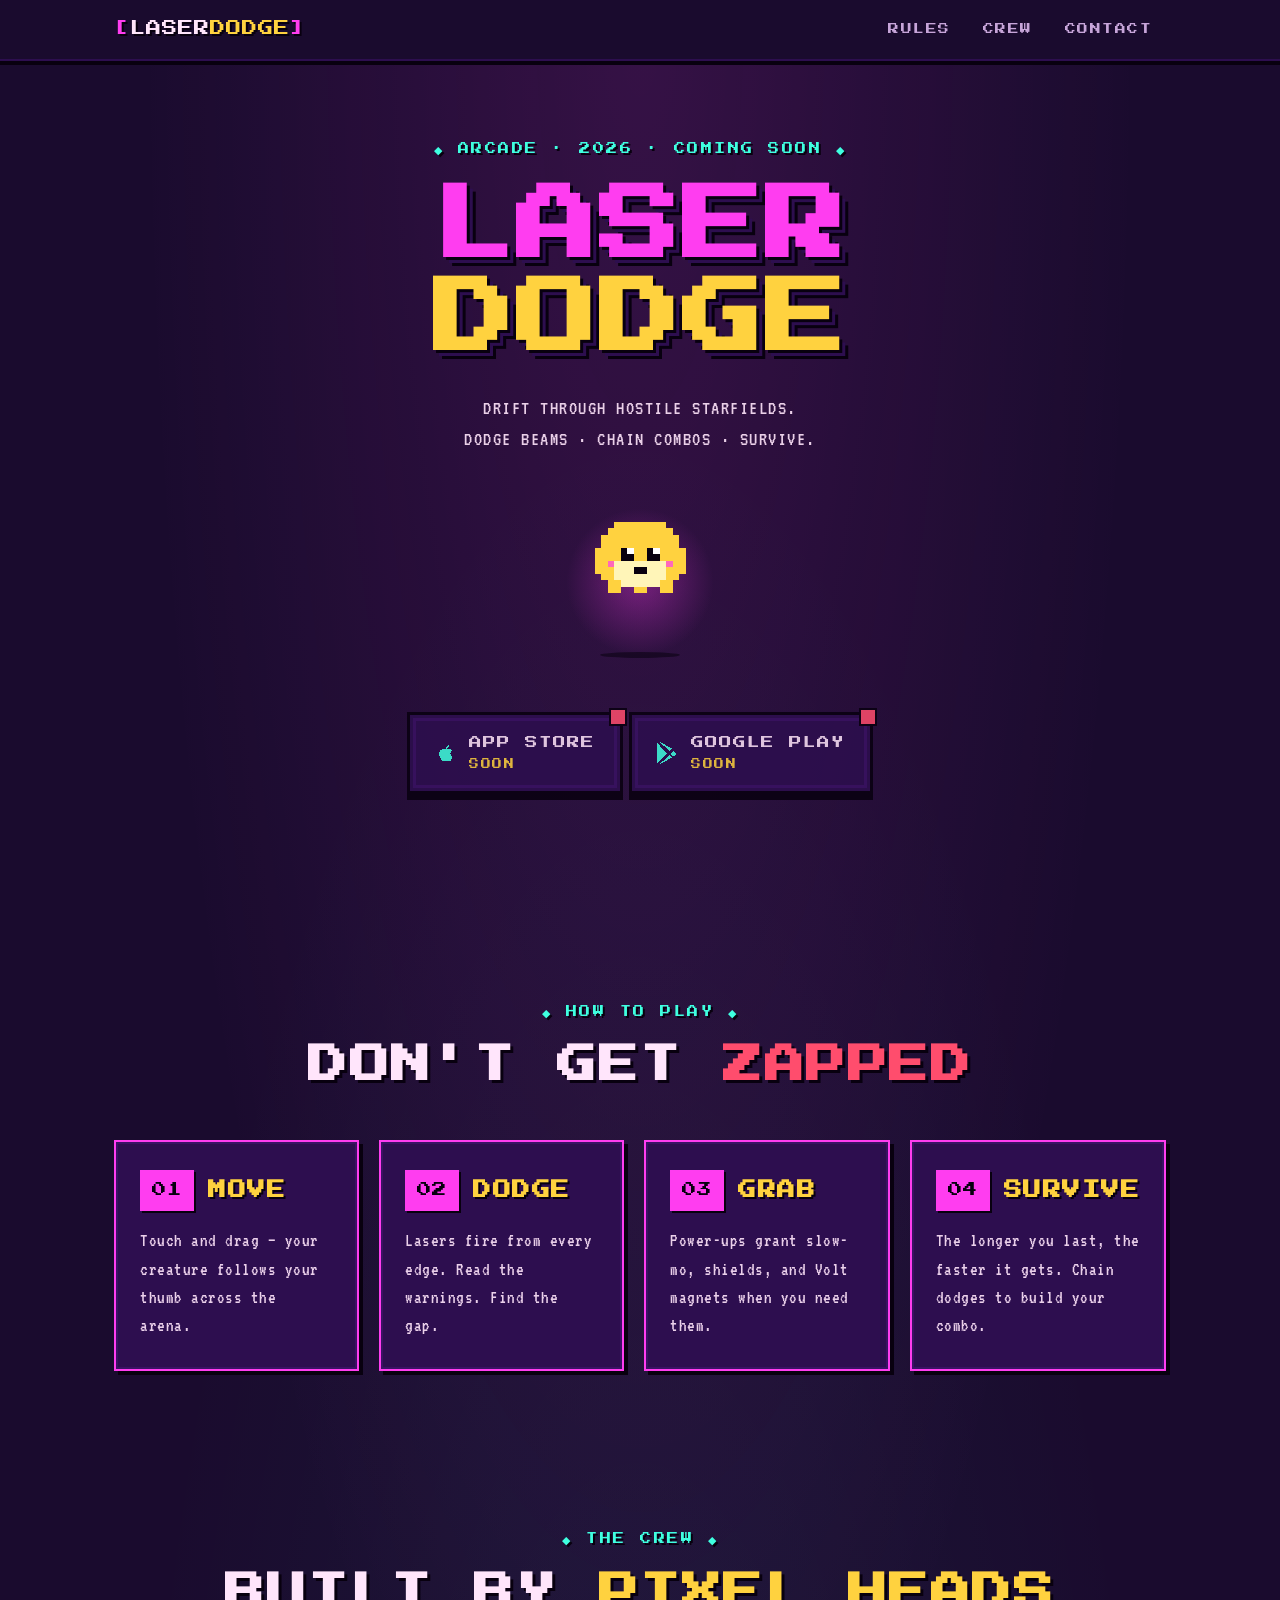
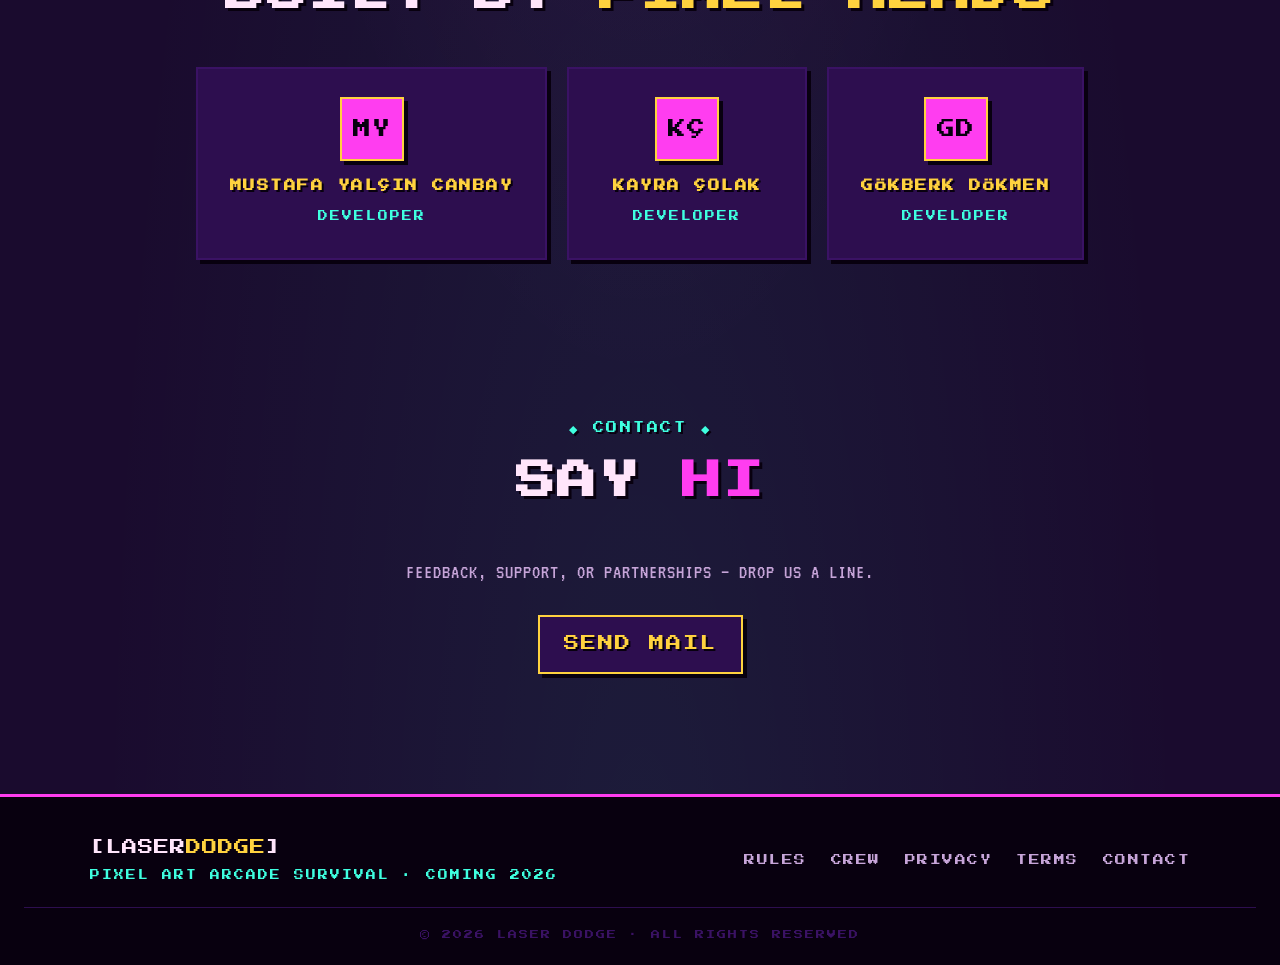
<file: index.html>
<!DOCTYPE html>
<html lang="en">
<head>
  <meta charset="UTF-8" />
  <meta name="viewport" content="width=device-width, initial-scale=1.0" />
  <title>Laser Dodge — Pixel Art Arcade Survival</title>
  <meta name="description" content="Dodge lasers from every edge as a tiny pixel-art creature. Endless arcade survival on mobile." />
  <link rel="preconnect" href="https://fonts.googleapis.com">
  <link rel="preconnect" href="https://fonts.gstatic.com" crossorigin>
  <link href="https://fonts.googleapis.com/css2?family=Press+Start+2P&family=VT323&display=swap" rel="stylesheet">
  <link rel="stylesheet" href="style.css" />
</head>
<body>

<header>
  <nav>
    <a class="logo" href="#">
      <span class="bracket">[</span>LASER<span class="logo-accent">DODGE</span><span class="bracket">]</span>
    </a>
    <ul class="nav-links">
      <li><a href="#rules">RULES</a></li>
      <li><a href="#crew">CREW</a></li>
      <li><a href="#contact">CONTACT</a></li>
    </ul>
  </nav>
</header>

<section class="hero">
  <div class="eyebrow">◆ ARCADE · 2026 · COMING SOON ◆</div>
  <h1 class="hero-title">
    <span class="title-line accent">LASER</span>
    <span class="title-line warn">DODGE</span>
  </h1>
  <p class="hero-tagline">DRIFT THROUGH HOSTILE STARFIELDS.<br/>DODGE BEAMS · CHAIN COMBOS · SURVIVE.</p>

  <div class="creature-stage">
    <div class="creature-glow"></div>
    <svg class="creature" viewBox="0 0 20 20" shape-rendering="crispEdges" aria-hidden="true">
      <rect x="6" y="3" width="8" height="1" fill="#ffd23f"/>
      <rect x="5" y="4" width="10" height="1" fill="#ffd23f"/>
      <rect x="4" y="5" width="12" height="1" fill="#ffd23f"/>
      <rect x="4" y="6" width="12" height="6" fill="#ffd23f"/>
      <rect x="3" y="7" width="14" height="4" fill="#ffd23f"/>
      <rect x="5" y="12" width="10" height="1" fill="#ffd23f"/>
      <rect x="5" y="13" width="2" height="1" fill="#ffd23f"/>
      <rect x="9" y="13" width="2" height="1" fill="#ffd23f"/>
      <rect x="13" y="13" width="2" height="1" fill="#ffd23f"/>
      <rect x="6" y="9" width="8" height="3" fill="#fff5b8"/>
      <rect x="7" y="12" width="6" height="1" fill="#fff5b8"/>
      <rect x="7" y="7" width="2" height="2" fill="#08000f"/>
      <rect x="11" y="7" width="2" height="2" fill="#08000f"/>
      <rect x="8" y="7" width="1" height="1" fill="#ffffff"/>
      <rect x="12" y="7" width="1" height="1" fill="#ffffff"/>
      <rect x="9" y="10" width="2" height="1" fill="#08000f"/>
      <rect x="5" y="9" width="1" height="1" fill="#ff3df0" opacity="0.7"/>
      <rect x="14" y="9" width="1" height="1" fill="#ff3df0" opacity="0.7"/>
    </svg>
    <div class="creature-shadow"></div>
  </div>

  <div class="store-buttons">
    <div class="pixel-btn soon">
      <svg viewBox="0 0 24 24" fill="currentColor"><path d="M17.05 20.28c-.98.95-2.05.8-3.08.35-1.09-.46-2.09-.48-3.24 0-1.44.62-2.2.44-3.06-.35C2.79 15.25 3.51 7.7 9.05 7.42c1.29.07 2.18.74 2.98.8 1.13-.23 2.2-.93 3.43-.84 1.46.12 2.56.69 3.28 1.74-3 1.8-2.49 5.9.32 7.07-.65 1.71-1.52 3.4-2.01 4.09zM12.03 7.25c-.15-2.23 1.66-4.07 3.74-4.25.29 2.58-2.34 4.5-3.74 4.25z"/></svg>
      <span class="btn-text">APP STORE<small>SOON</small></span>
    </div>
    <div class="pixel-btn soon">
      <svg viewBox="0 0 24 24" fill="currentColor"><path d="M3.18 23.76c.3.17.64.2.97.08l12.44-7.16-2.65-2.65-10.76 9.73zM.6 1.5C.23 1.88 0 2.46 0 3.2v17.6c0 .74.23 1.32.6 1.7l.09.08 9.86-9.86v-.23L.69 1.42.6 1.5zm19.68 10.1l-2.63-1.52-2.96 2.96 2.96 2.96 2.65-1.53c.76-.44.76-1.44-.02-1.87zM4.15.24L16.6 7.4l-2.65 2.65L3.18.32c-.34-.13-.7-.1-.97.08l-.06-.06L4.15.24z"/></svg>
      <span class="btn-text">GOOGLE PLAY<small>SOON</small></span>
    </div>
  </div>
</section>

<section class="rules" id="rules">
  <div class="section-eyebrow">◆ HOW TO PLAY ◆</div>
  <h2 class="section-title">DON'T GET <span class="danger">ZAPPED</span></h2>

  <div class="rules-grid">
    <div class="rule-card">
      <div class="rule-head">
        <span class="rule-num">01</span>
        <h3>MOVE</h3>
      </div>
      <p>Touch and drag — your creature follows your thumb across the arena.</p>
    </div>

    <div class="rule-card">
      <div class="rule-head">
        <span class="rule-num">02</span>
        <h3>DODGE</h3>
      </div>
      <p>Lasers fire from every edge. Read the warnings. Find the gap.</p>
    </div>

    <div class="rule-card">
      <div class="rule-head">
        <span class="rule-num">03</span>
        <h3>GRAB</h3>
      </div>
      <p>Power-ups grant slow-mo, shields, and Volt magnets when you need them.</p>
    </div>

    <div class="rule-card">
      <div class="rule-head">
        <span class="rule-num">04</span>
        <h3>SURVIVE</h3>
      </div>
      <p>The longer you last, the faster it gets. Chain dodges to build your combo.</p>
    </div>
  </div>
</section>

<section class="team" id="crew">
  <div class="section-eyebrow">◆ THE CREW ◆</div>
  <h2 class="section-title">BUILT BY <span class="warn">PIXEL HEADS</span></h2>

  <div class="team-grid">
    <div class="team-card">
      <div class="team-avatar">MY</div>
      <h4>MUSTAFA YALÇIN CANBAY</h4>
      <span>DEVELOPER</span>
    </div>
    <div class="team-card">
      <div class="team-avatar">KÇ</div>
      <h4>KAYRA ÇOLAK</h4>
      <span>DEVELOPER</span>
    </div>
    <div class="team-card">
      <div class="team-avatar">GD</div>
      <h4>GÖKBERK DÖKMEN</h4>
      <span>DEVELOPER</span>
    </div>
  </div>
</section>

<section class="contact" id="contact">
  <div class="section-eyebrow">◆ CONTACT ◆</div>
  <h2 class="section-title">SAY <span class="accent">HI</span></h2>
  <p>Feedback, support, or partnerships — drop us a line.</p>
  <a href="mailto:laserdodge.gky@gmail.com" class="contact-email">SEND MAIL</a>
</section>

<footer>
  <div class="footer-grid">
    <div class="footer-brand">
      <div class="footer-logo">[LASER<span>DODGE</span>]</div>
      <p>PIXEL ART ARCADE SURVIVAL · COMING 2026</p>
    </div>
    <div class="footer-links">
      <a href="#rules">RULES</a>
      <a href="#crew">CREW</a>
      <a href="privacy-policy.html">PRIVACY</a>
      <a href="terms-of-service.html">TERMS</a>
      <a href="mailto:laserdodge.gky@gmail.com">CONTACT</a>
    </div>
  </div>
  <div class="footer-bottom">© 2026 LASER DODGE · ALL RIGHTS RESERVED</div>
</footer>

</body>
</html>
</file>
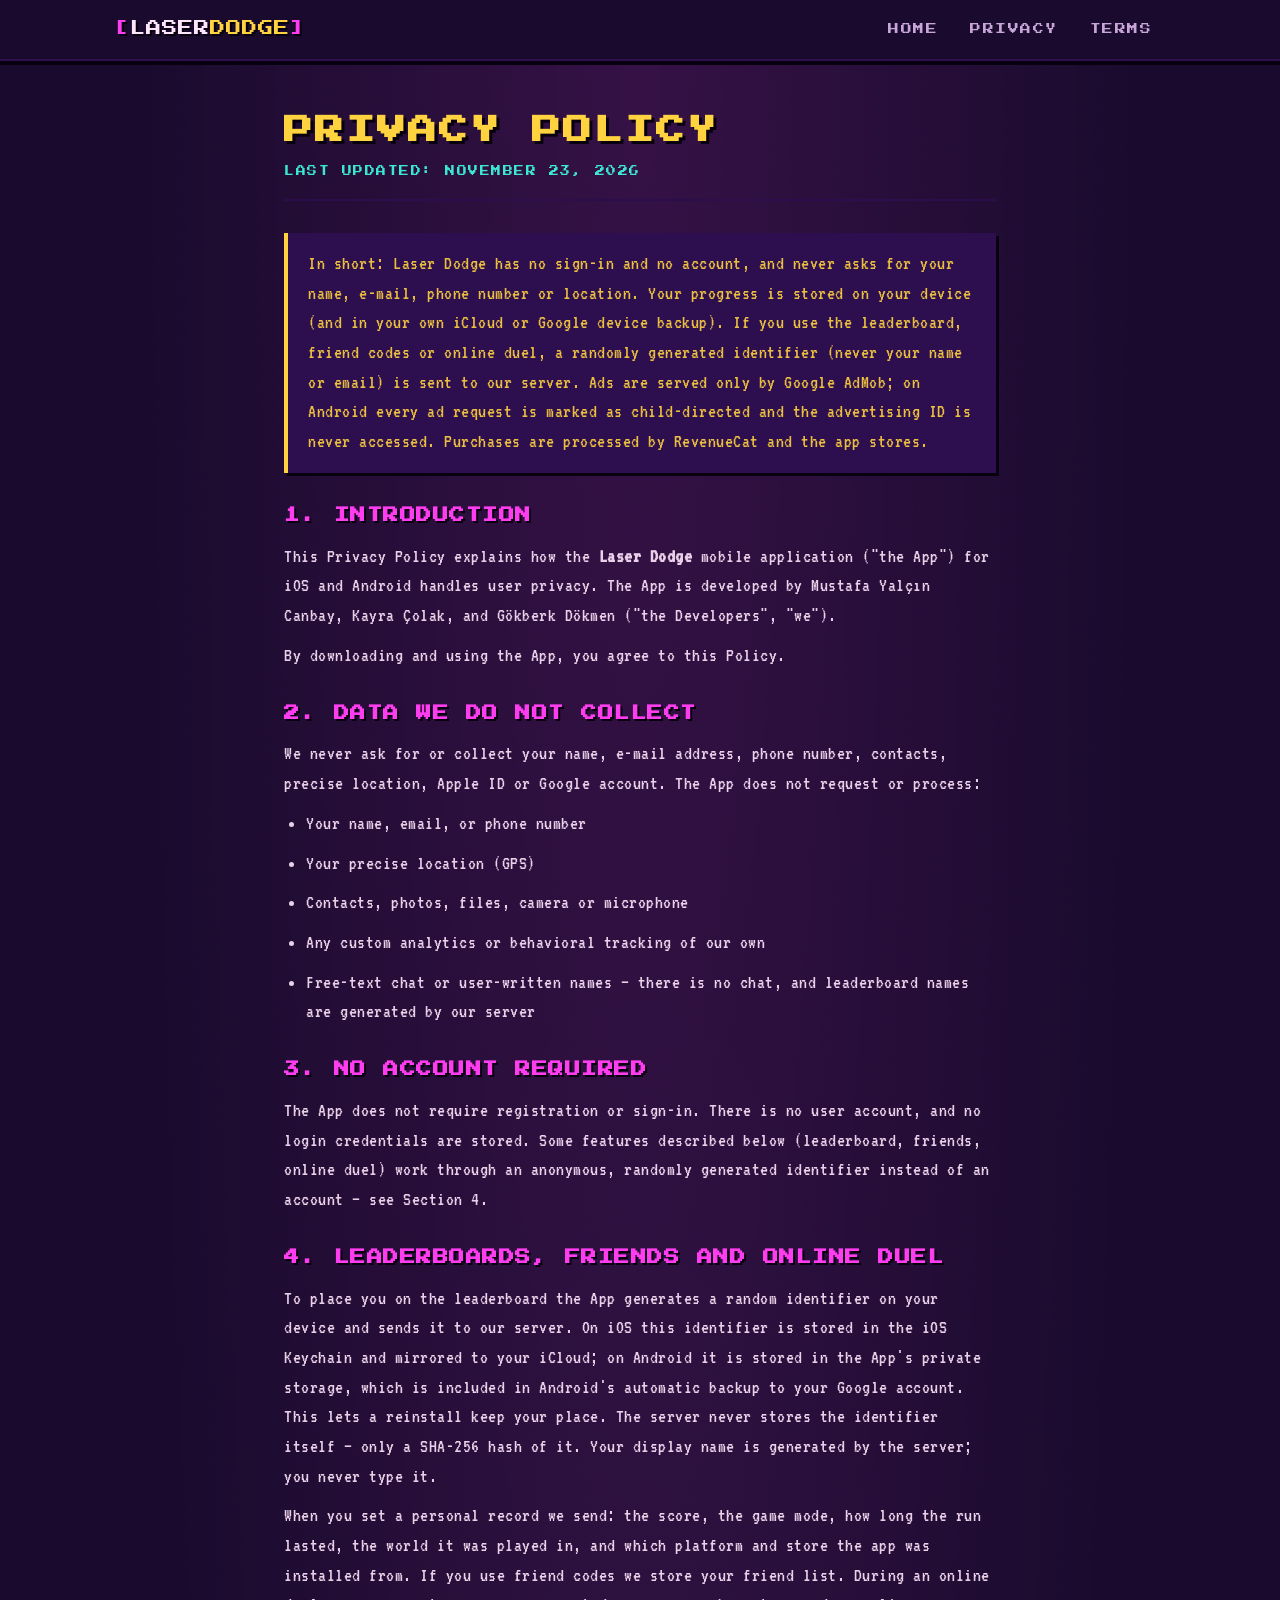
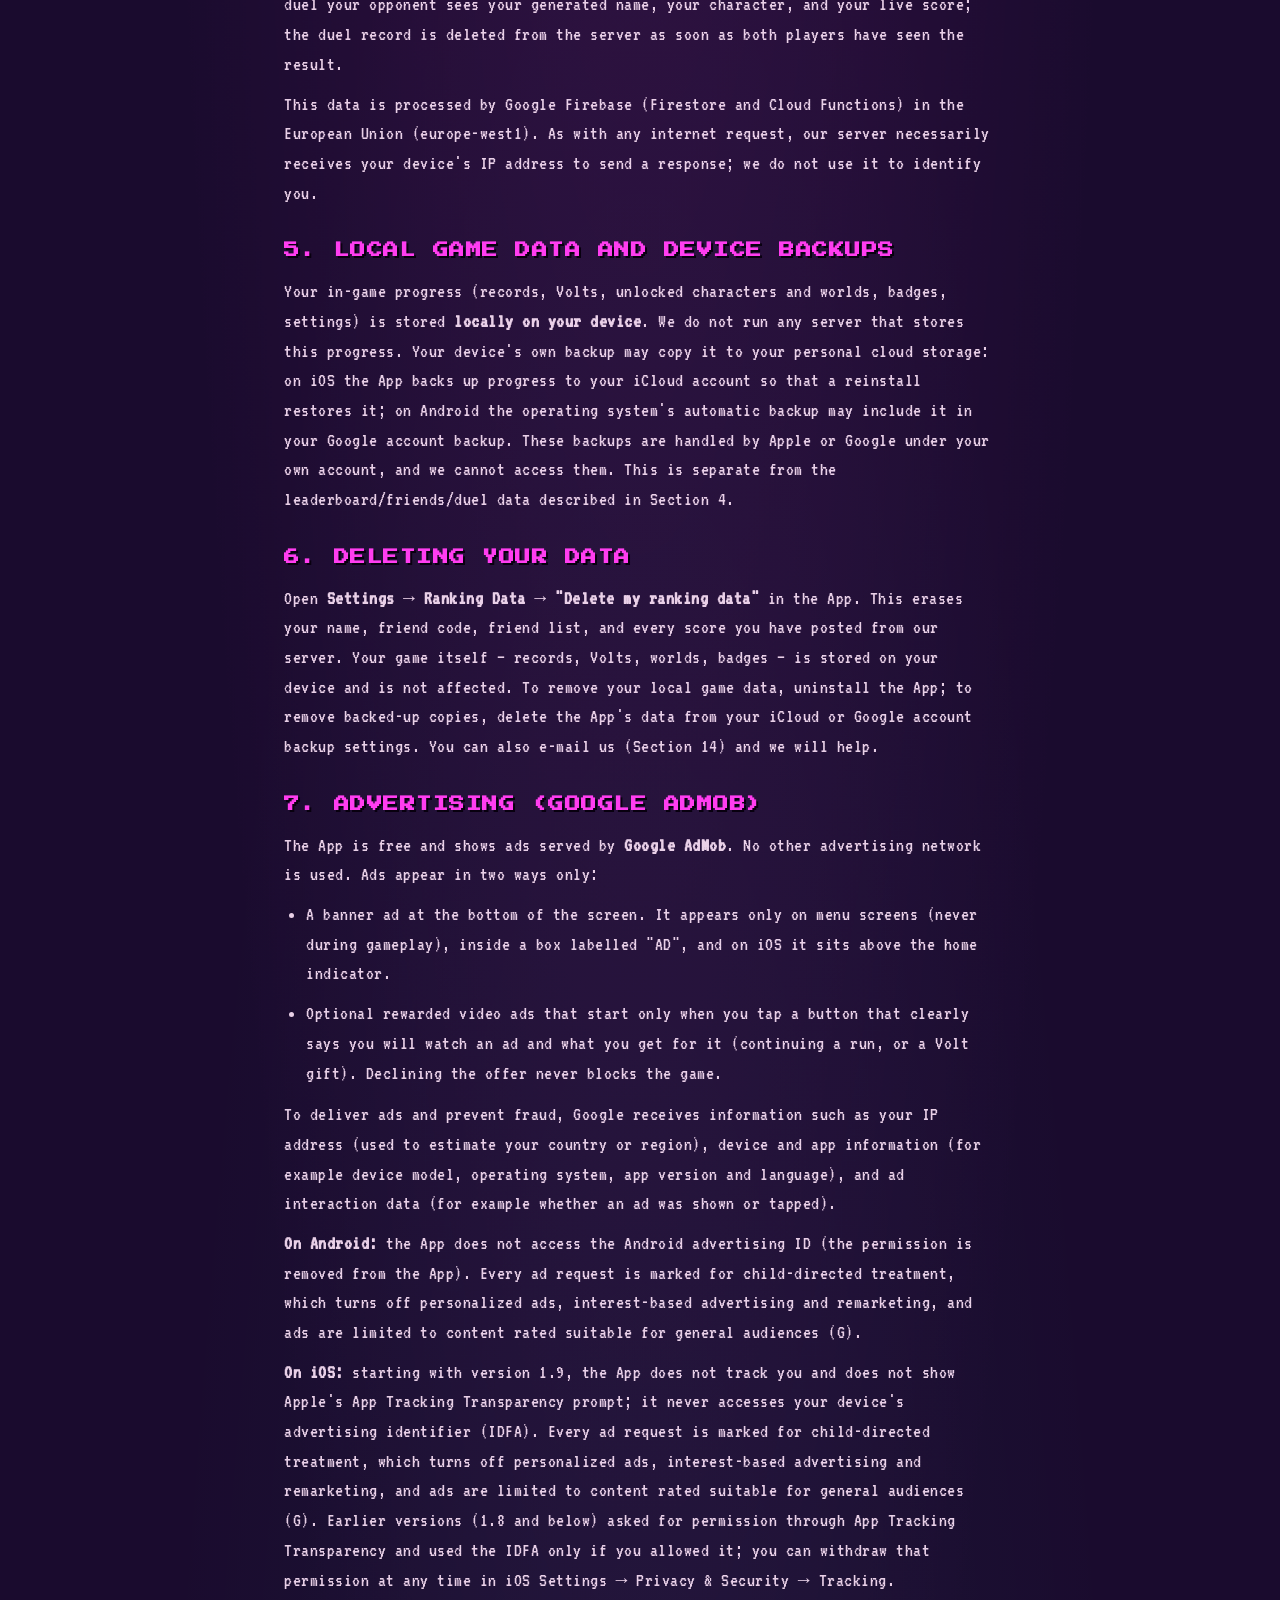
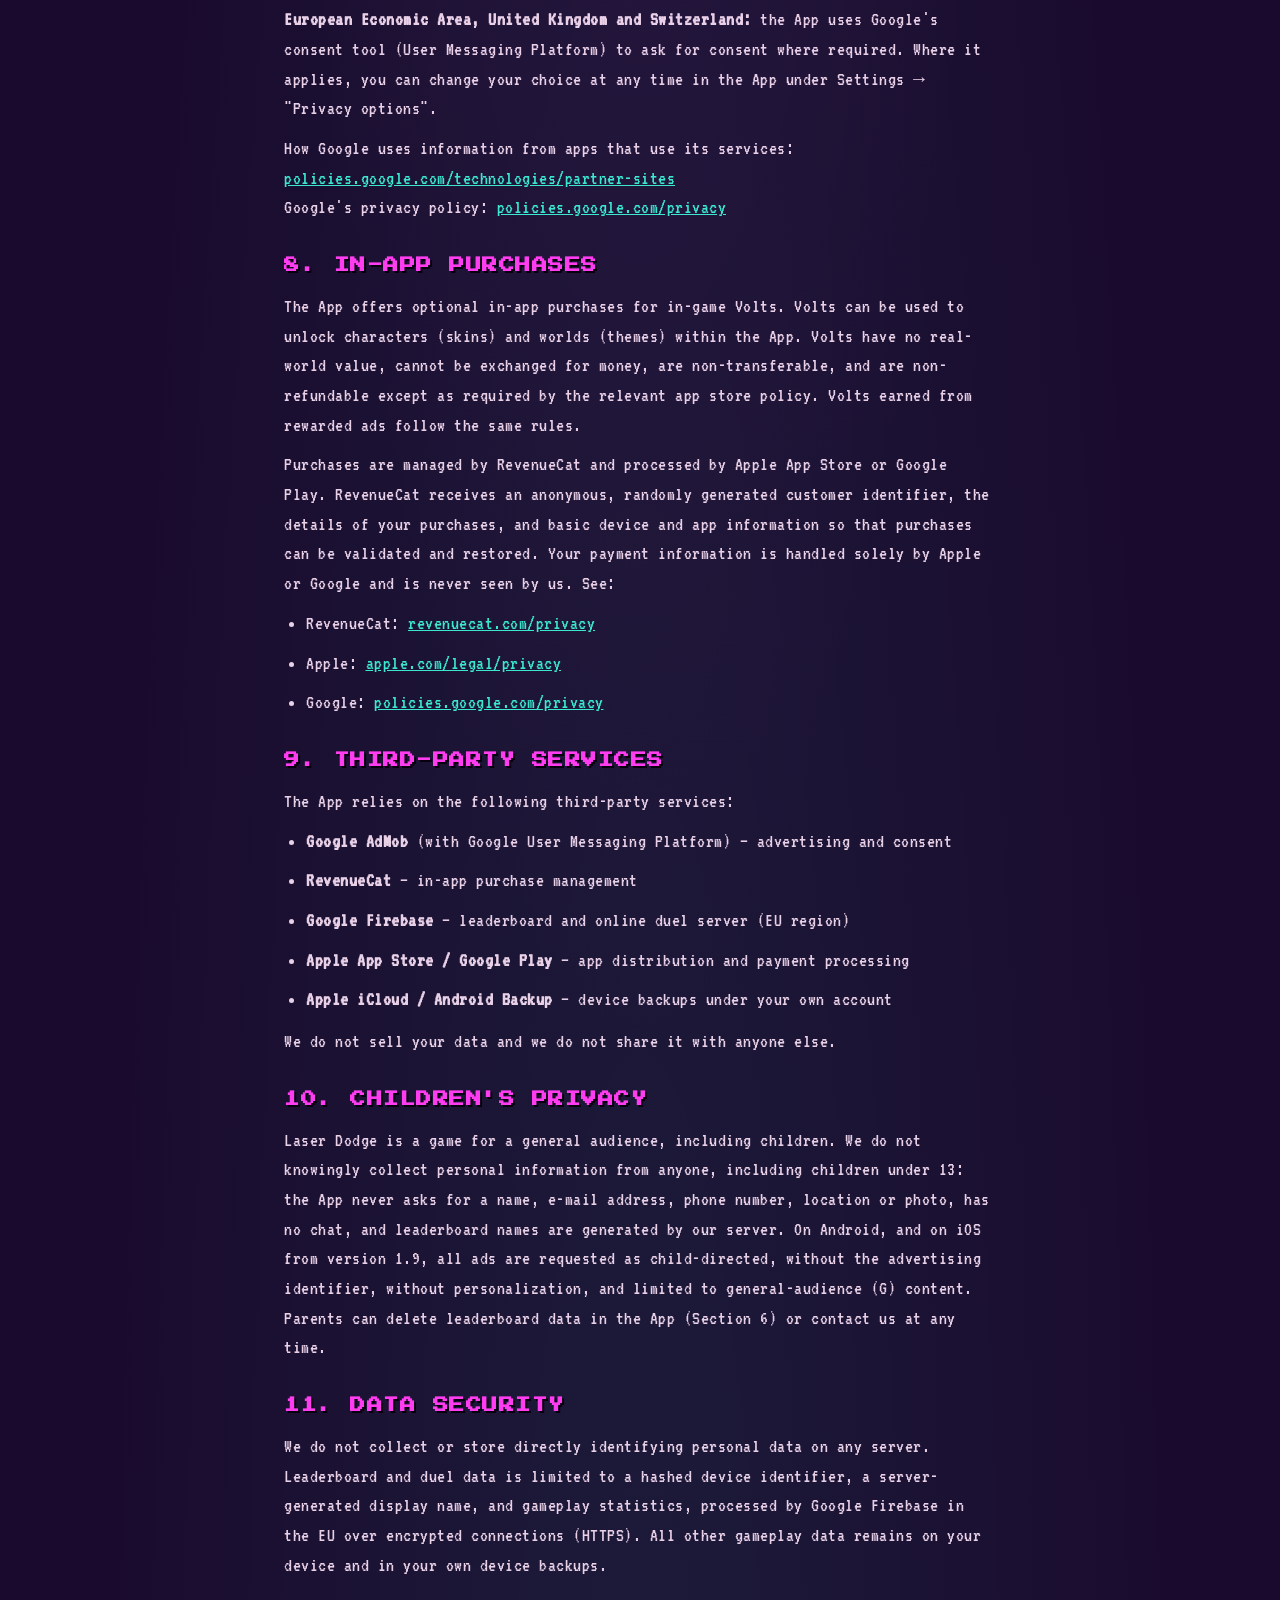
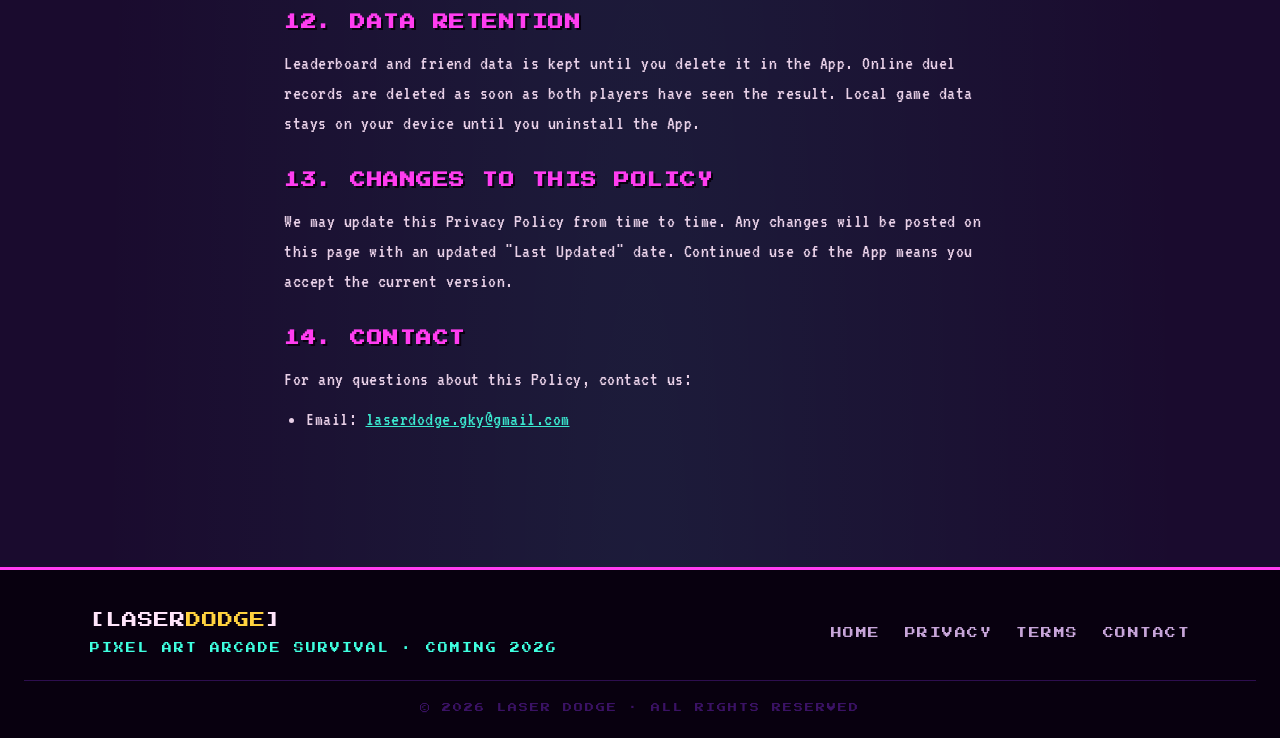
<file: privacy-policy.html>
<!DOCTYPE html>
<html lang="en">
<head>
  <meta charset="UTF-8" />
  <meta name="viewport" content="width=device-width, initial-scale=1.0" />
  <title>Privacy Policy — Laser Dodge</title>
  <meta name="description" content="Privacy policy for the Laser Dodge mobile game." />
  <link rel="preconnect" href="https://fonts.googleapis.com">
  <link rel="preconnect" href="https://fonts.gstatic.com" crossorigin>
  <link href="https://fonts.googleapis.com/css2?family=Press+Start+2P&family=VT323&display=swap" rel="stylesheet">
  <link rel="stylesheet" href="style.css" />
</head>
<body>

<header>
  <nav>
    <a class="logo" href="index.html">
      <span class="bracket">[</span>LASER<span class="logo-accent">DODGE</span><span class="bracket">]</span>
    </a>
    <ul class="nav-links">
      <li><a href="index.html">HOME</a></li>
      <li><a href="privacy-policy.html">PRIVACY</a></li>
      <li><a href="terms-of-service.html">TERMS</a></li>
    </ul>
  </nav>
</header>

<main class="legal">
  <h1>PRIVACY POLICY</h1>
  <p class="last-updated">LAST UPDATED: NOVEMBER 23, 2026</p>

  <div class="highlight-box">
    <p>In short: Laser Dodge has no sign-in and no account, and never asks for your name, e-mail, phone number or location. Your progress is stored on your device (and in your own iCloud or Google device backup). If you use the leaderboard, friend codes or online duel, a randomly generated identifier (never your name or email) is sent to our server. Ads are served only by Google AdMob; on Android every ad request is marked as child-directed and the advertising ID is never accessed. Purchases are processed by RevenueCat and the app stores.</p>
  </div>

  <h2>1. INTRODUCTION</h2>
  <p>
    This Privacy Policy explains how the <strong>Laser Dodge</strong> mobile application ("the App") for iOS and Android handles user privacy. The App is developed by Mustafa Yalçın Canbay, Kayra Çolak, and Gökberk Dökmen ("the Developers", "we").
  </p>
  <p>
    By downloading and using the App, you agree to this Policy.
  </p>

  <h2>2. DATA WE DO NOT COLLECT</h2>
  <p>
    We never ask for or collect your name, e-mail address, phone number, contacts, precise location, Apple ID or Google account. The App does not request or process:
  </p>
  <ul>
    <li>Your name, email, or phone number</li>
    <li>Your precise location (GPS)</li>
    <li>Contacts, photos, files, camera or microphone</li>
    <li>Any custom analytics or behavioral tracking of our own</li>
    <li>Free-text chat or user-written names — there is no chat, and leaderboard names are generated by our server</li>
  </ul>

  <h2>3. NO ACCOUNT REQUIRED</h2>
  <p>
    The App does not require registration or sign-in. There is no user account, and no login credentials are stored. Some features described below (leaderboard, friends, online duel) work through an anonymous, randomly generated identifier instead of an account — see Section 4.
  </p>

  <h2>4. LEADERBOARDS, FRIENDS AND ONLINE DUEL</h2>
  <p>
    To place you on the leaderboard the App generates a random identifier on your device and sends it to our server. On iOS this identifier is stored in the iOS Keychain and mirrored to your iCloud; on Android it is stored in the App's private storage, which is included in Android's automatic backup to your Google account. This lets a reinstall keep your place. The server never stores the identifier itself — only a SHA-256 hash of it. Your display name is generated by the server; you never type it.
  </p>
  <p>
    When you set a personal record we send: the score, the game mode, how long the run lasted, the world it was played in, and which platform and store the app was installed from. If you use friend codes we store your friend list. During an online duel your opponent sees your generated name, your character, and your live score; the duel record is deleted from the server as soon as both players have seen the result.
  </p>
  <p>
    This data is processed by Google Firebase (Firestore and Cloud Functions) in the European Union (europe-west1). As with any internet request, our server necessarily receives your device's IP address to send a response; we do not use it to identify you.
  </p>

  <h2>5. LOCAL GAME DATA AND DEVICE BACKUPS</h2>
  <p>
    Your in-game progress (records, Volts, unlocked characters and worlds, badges, settings) is stored <strong>locally on your device</strong>. We do not run any server that stores this progress. Your device's own backup may copy it to your personal cloud storage: on iOS the App backs up progress to your iCloud account so that a reinstall restores it; on Android the operating system's automatic backup may include it in your Google account backup. These backups are handled by Apple or Google under your own account, and we cannot access them. This is separate from the leaderboard/friends/duel data described in Section 4.
  </p>

  <h2>6. DELETING YOUR DATA</h2>
  <p>
    Open <strong>Settings → Ranking Data → "Delete my ranking data"</strong> in the App. This erases your name, friend code, friend list, and every score you have posted from our server. Your game itself — records, Volts, worlds, badges — is stored on your device and is not affected. To remove your local game data, uninstall the App; to remove backed-up copies, delete the App's data from your iCloud or Google account backup settings. You can also e-mail us (Section 14) and we will help.
  </p>

  <h2>7. ADVERTISING (GOOGLE ADMOB)</h2>
  <p>
    The App is free and shows ads served by <strong>Google AdMob</strong>. No other advertising network is used. Ads appear in two ways only:
  </p>
  <ul>
    <li>A banner ad at the bottom of the screen. It appears only on menu screens (never during gameplay), inside a box labelled "AD", and on iOS it sits above the home indicator.</li>
    <li>Optional rewarded video ads that start only when you tap a button that clearly says you will watch an ad and what you get for it (continuing a run, or a Volt gift). Declining the offer never blocks the game.</li>
  </ul>
  <p>
    To deliver ads and prevent fraud, Google receives information such as your IP address (used to estimate your country or region), device and app information (for example device model, operating system, app version and language), and ad interaction data (for example whether an ad was shown or tapped).
  </p>
  <p>
    <strong>On Android:</strong> the App does not access the Android advertising ID (the permission is removed from the App). Every ad request is marked for child-directed treatment, which turns off personalized ads, interest-based advertising and remarketing, and ads are limited to content rated suitable for general audiences (G).
  </p>
  <p>
    <strong>On iOS:</strong> starting with version 1.9, the App does not track you and does not show Apple's App Tracking Transparency prompt; it never accesses your device's advertising identifier (IDFA). Every ad request is marked for child-directed treatment, which turns off personalized ads, interest-based advertising and remarketing, and ads are limited to content rated suitable for general audiences (G). Earlier versions (1.8 and below) asked for permission through App Tracking Transparency and used the IDFA only if you allowed it; you can withdraw that permission at any time in iOS Settings → Privacy &amp; Security → Tracking.
  </p>
  <p>
    <strong>European Economic Area, United Kingdom and Switzerland:</strong> the App uses Google's consent tool (User Messaging Platform) to ask for consent where required. Where it applies, you can change your choice at any time in the App under Settings → "Privacy options".
  </p>
  <p>
    How Google uses information from apps that use its services: <a href="https://policies.google.com/technologies/partner-sites" target="_blank" rel="noopener noreferrer">policies.google.com/technologies/partner-sites</a><br />
    Google's privacy policy: <a href="https://policies.google.com/privacy" target="_blank" rel="noopener noreferrer">policies.google.com/privacy</a>
  </p>

  <h2>8. IN-APP PURCHASES</h2>
  <p>
    The App offers optional in-app purchases for in-game Volts. Volts can be used to unlock characters (skins) and worlds (themes) within the App. Volts have no real-world value, cannot be exchanged for money, are non-transferable, and are non-refundable except as required by the relevant app store policy. Volts earned from rewarded ads follow the same rules.
  </p>
  <p>
    Purchases are managed by RevenueCat and processed by Apple App Store or Google Play. RevenueCat receives an anonymous, randomly generated customer identifier, the details of your purchases, and basic device and app information so that purchases can be validated and restored. Your payment information is handled solely by Apple or Google and is never seen by us. See:
  </p>
  <ul>
    <li>RevenueCat: <a href="https://www.revenuecat.com/privacy/" target="_blank" rel="noopener noreferrer">revenuecat.com/privacy</a></li>
    <li>Apple: <a href="https://www.apple.com/legal/privacy/" target="_blank" rel="noopener noreferrer">apple.com/legal/privacy</a></li>
    <li>Google: <a href="https://policies.google.com/privacy" target="_blank" rel="noopener noreferrer">policies.google.com/privacy</a></li>
  </ul>

  <h2>9. THIRD-PARTY SERVICES</h2>
  <p>
    The App relies on the following third-party services:
  </p>
  <ul>
    <li><strong>Google AdMob</strong> (with Google User Messaging Platform) — advertising and consent</li>
    <li><strong>RevenueCat</strong> — in-app purchase management</li>
    <li><strong>Google Firebase</strong> — leaderboard and online duel server (EU region)</li>
    <li><strong>Apple App Store / Google Play</strong> — app distribution and payment processing</li>
    <li><strong>Apple iCloud / Android Backup</strong> — device backups under your own account</li>
  </ul>
  <p>
    We do not sell your data and we do not share it with anyone else.
  </p>

  <h2>10. CHILDREN'S PRIVACY</h2>
  <p>
    Laser Dodge is a game for a general audience, including children. We do not knowingly collect personal information from anyone, including children under 13: the App never asks for a name, e-mail address, phone number, location or photo, has no chat, and leaderboard names are generated by our server. On Android, and on iOS from version 1.9, all ads are requested as child-directed, without the advertising identifier, without personalization, and limited to general-audience (G) content. Parents can delete leaderboard data in the App (Section 6) or contact us at any time.
  </p>

  <h2>11. DATA SECURITY</h2>
  <p>
    We do not collect or store directly identifying personal data on any server. Leaderboard and duel data is limited to a hashed device identifier, a server-generated display name, and gameplay statistics, processed by Google Firebase in the EU over encrypted connections (HTTPS). All other gameplay data remains on your device and in your own device backups.
  </p>

  <h2>12. DATA RETENTION</h2>
  <p>
    Leaderboard and friend data is kept until you delete it in the App. Online duel records are deleted as soon as both players have seen the result. Local game data stays on your device until you uninstall the App.
  </p>

  <h2>13. CHANGES TO THIS POLICY</h2>
  <p>
    We may update this Privacy Policy from time to time. Any changes will be posted on this page with an updated "Last Updated" date. Continued use of the App means you accept the current version.
  </p>

  <h2>14. CONTACT</h2>
  <p>
    For any questions about this Policy, contact us:
  </p>
  <ul>
    <li>Email: <a href="mailto:laserdodge.gky@gmail.com">laserdodge.gky@gmail.com</a></li>
  </ul>
</main>

<footer>
  <div class="footer-grid">
    <div class="footer-brand">
      <div class="footer-logo">[LASER<span>DODGE</span>]</div>
      <p>PIXEL ART ARCADE SURVIVAL · COMING 2026</p>
    </div>
    <div class="footer-links">
      <a href="index.html">HOME</a>
      <a href="privacy-policy.html">PRIVACY</a>
      <a href="terms-of-service.html">TERMS</a>
      <a href="mailto:laserdodge.gky@gmail.com">CONTACT</a>
    </div>
  </div>
  <div class="footer-bottom">© 2026 LASER DODGE · ALL RIGHTS RESERVED</div>
</footer>

</body>
</html>
</file>
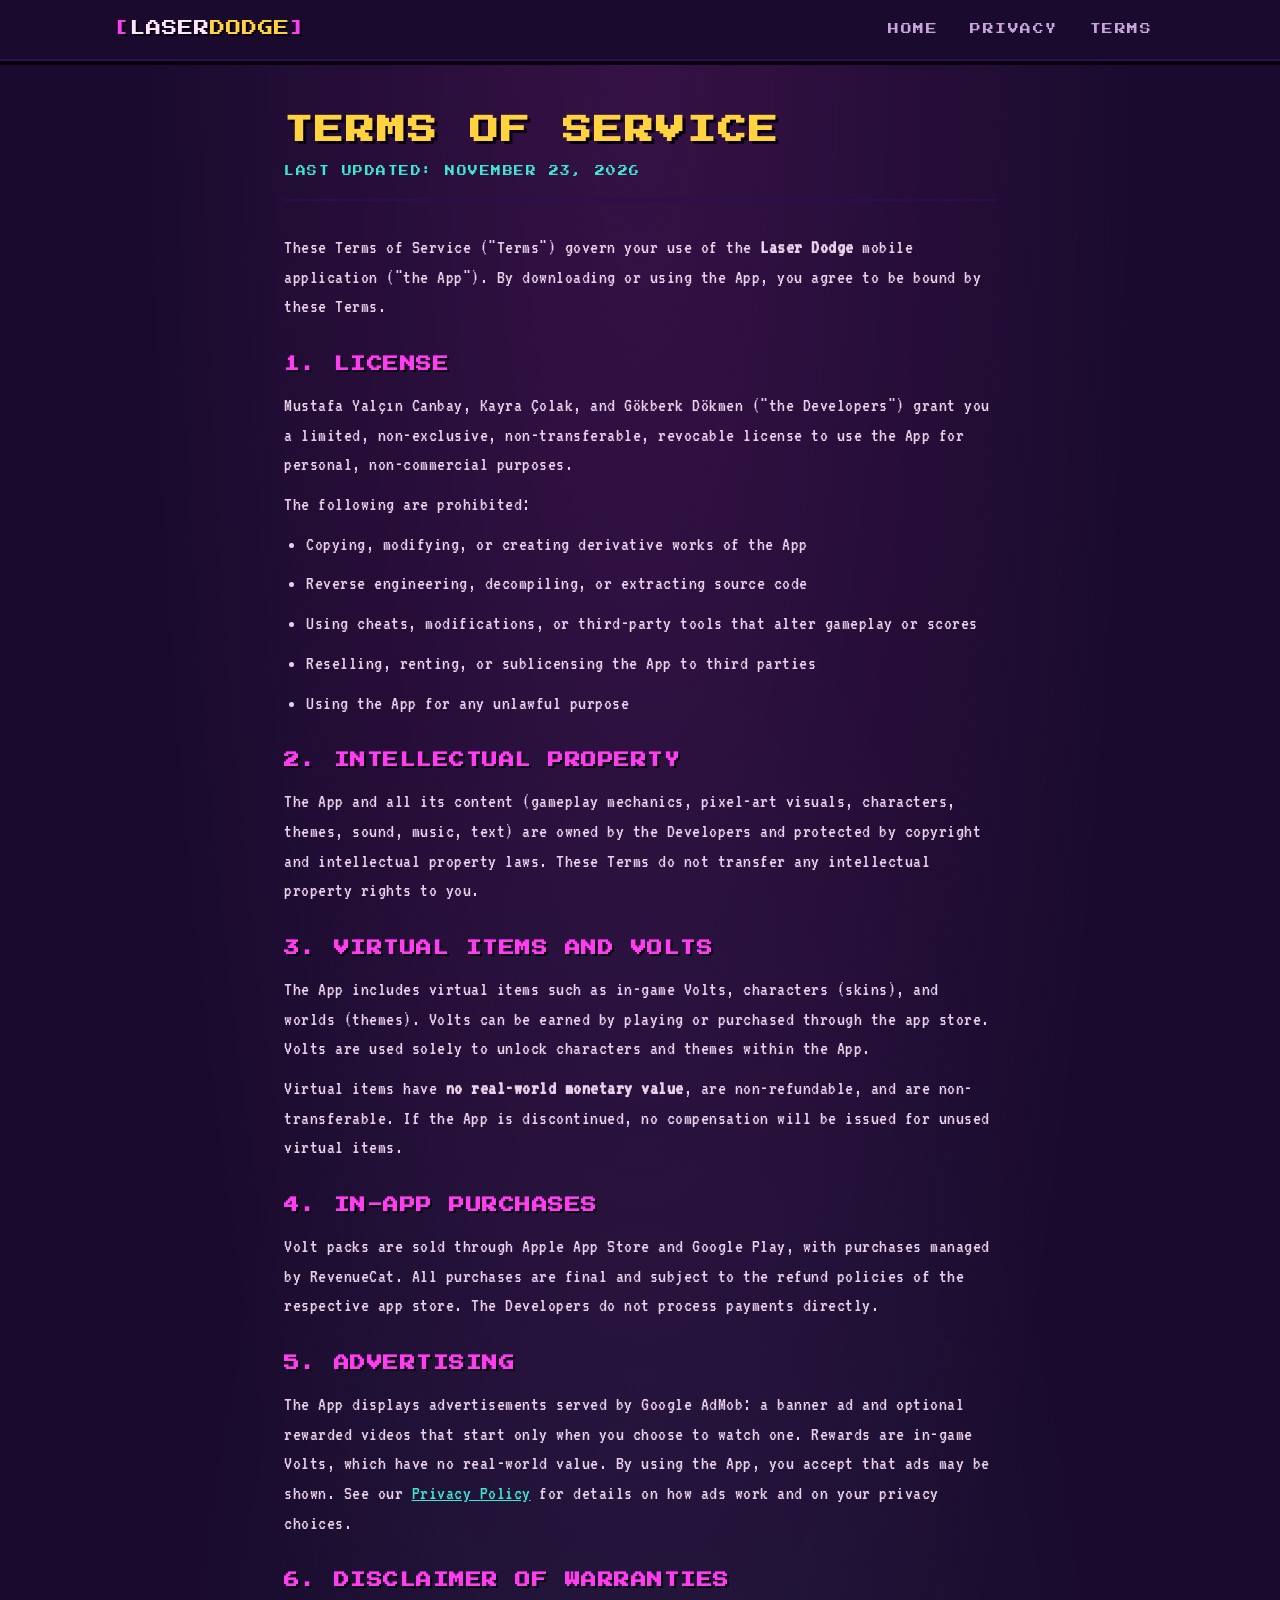
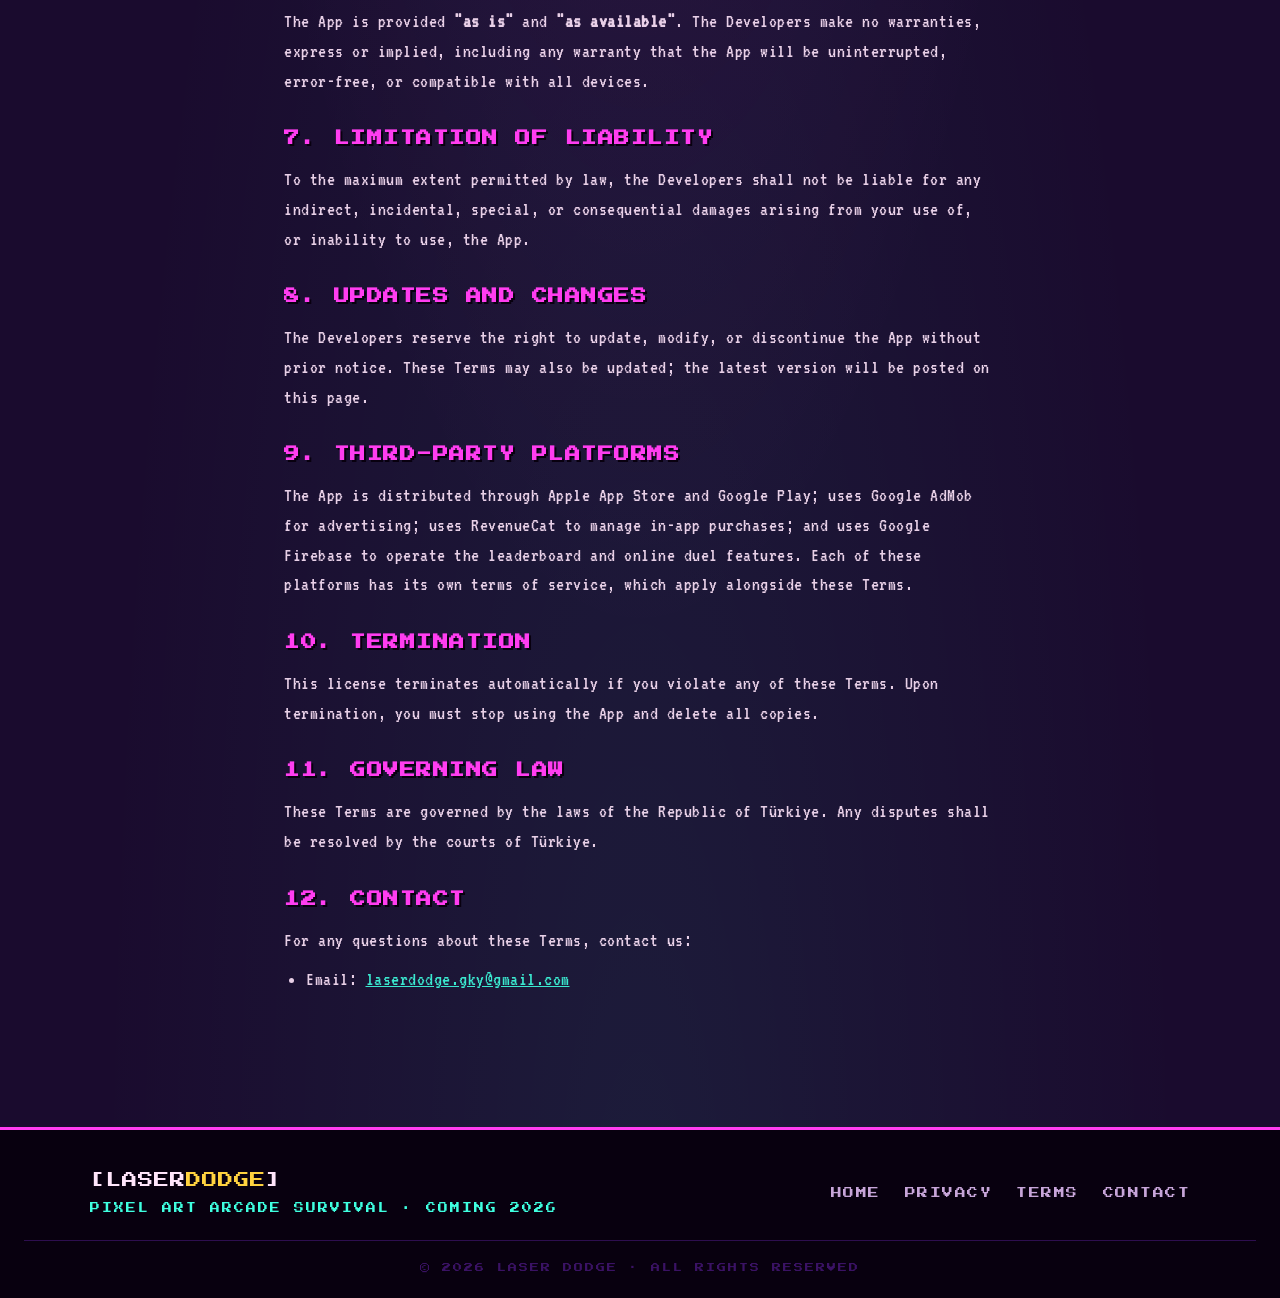
<file: terms-of-service.html>
<!DOCTYPE html>
<html lang="en">
<head>
  <meta charset="UTF-8" />
  <meta name="viewport" content="width=device-width, initial-scale=1.0" />
  <title>Terms of Service — Laser Dodge</title>
  <meta name="description" content="Terms of service for the Laser Dodge mobile game." />
  <link rel="preconnect" href="https://fonts.googleapis.com">
  <link rel="preconnect" href="https://fonts.gstatic.com" crossorigin>
  <link href="https://fonts.googleapis.com/css2?family=Press+Start+2P&family=VT323&display=swap" rel="stylesheet">
  <link rel="stylesheet" href="style.css" />
</head>
<body>

<header>
  <nav>
    <a class="logo" href="index.html">
      <span class="bracket">[</span>LASER<span class="logo-accent">DODGE</span><span class="bracket">]</span>
    </a>
    <ul class="nav-links">
      <li><a href="index.html">HOME</a></li>
      <li><a href="privacy-policy.html">PRIVACY</a></li>
      <li><a href="terms-of-service.html">TERMS</a></li>
    </ul>
  </nav>
</header>

<main class="legal">
  <h1>TERMS OF SERVICE</h1>
  <p class="last-updated">LAST UPDATED: NOVEMBER 23, 2026</p>

  <p>
    These Terms of Service ("Terms") govern your use of the <strong>Laser Dodge</strong> mobile application ("the App"). By downloading or using the App, you agree to be bound by these Terms.
  </p>

  <h2>1. LICENSE</h2>
  <p>
    Mustafa Yalçın Canbay, Kayra Çolak, and Gökberk Dökmen ("the Developers") grant you a limited, non-exclusive, non-transferable, revocable license to use the App for personal, non-commercial purposes.
  </p>
  <p>The following are prohibited:</p>
  <ul>
    <li>Copying, modifying, or creating derivative works of the App</li>
    <li>Reverse engineering, decompiling, or extracting source code</li>
    <li>Using cheats, modifications, or third-party tools that alter gameplay or scores</li>
    <li>Reselling, renting, or sublicensing the App to third parties</li>
    <li>Using the App for any unlawful purpose</li>
  </ul>

  <h2>2. INTELLECTUAL PROPERTY</h2>
  <p>
    The App and all its content (gameplay mechanics, pixel-art visuals, characters, themes, sound, music, text) are owned by the Developers and protected by copyright and intellectual property laws. These Terms do not transfer any intellectual property rights to you.
  </p>

  <h2>3. VIRTUAL ITEMS AND VOLTS</h2>
  <p>
    The App includes virtual items such as in-game Volts, characters (skins), and worlds (themes). Volts can be earned by playing or purchased through the app store. Volts are used solely to unlock characters and themes within the App.
  </p>
  <p>
    Virtual items have <strong>no real-world monetary value</strong>, are non-refundable, and are non-transferable. If the App is discontinued, no compensation will be issued for unused virtual items.
  </p>

  <h2>4. IN-APP PURCHASES</h2>
  <p>
    Volt packs are sold through Apple App Store and Google Play, with purchases managed by RevenueCat. All purchases are final and subject to the refund policies of the respective app store. The Developers do not process payments directly.
  </p>

  <h2>5. ADVERTISING</h2>
  <p>
    The App displays advertisements served by Google AdMob: a banner ad and optional rewarded videos that start only when you choose to watch one. Rewards are in-game Volts, which have no real-world value. By using the App, you accept that ads may be shown. See our <a href="privacy-policy.html">Privacy Policy</a> for details on how ads work and on your privacy choices.
  </p>

  <h2>6. DISCLAIMER OF WARRANTIES</h2>
  <p>
    The App is provided <strong>"as is"</strong> and <strong>"as available"</strong>. The Developers make no warranties, express or implied, including any warranty that the App will be uninterrupted, error-free, or compatible with all devices.
  </p>

  <h2>7. LIMITATION OF LIABILITY</h2>
  <p>
    To the maximum extent permitted by law, the Developers shall not be liable for any indirect, incidental, special, or consequential damages arising from your use of, or inability to use, the App.
  </p>

  <h2>8. UPDATES AND CHANGES</h2>
  <p>
    The Developers reserve the right to update, modify, or discontinue the App without prior notice. These Terms may also be updated; the latest version will be posted on this page.
  </p>

  <h2>9. THIRD-PARTY PLATFORMS</h2>
  <p>
    The App is distributed through Apple App Store and Google Play; uses Google AdMob for advertising; uses RevenueCat to manage in-app purchases; and uses Google Firebase to operate the leaderboard and online duel features. Each of these platforms has its own terms of service, which apply alongside these Terms.
  </p>

  <h2>10. TERMINATION</h2>
  <p>
    This license terminates automatically if you violate any of these Terms. Upon termination, you must stop using the App and delete all copies.
  </p>

  <h2>11. GOVERNING LAW</h2>
  <p>
    These Terms are governed by the laws of the Republic of Türkiye. Any disputes shall be resolved by the courts of Türkiye.
  </p>

  <h2>12. CONTACT</h2>
  <p>
    For any questions about these Terms, contact us:
  </p>
  <ul>
    <li>Email: <a href="mailto:laserdodge.gky@gmail.com">laserdodge.gky@gmail.com</a></li>
  </ul>
</main>

<footer>
  <div class="footer-grid">
    <div class="footer-brand">
      <div class="footer-logo">[LASER<span>DODGE</span>]</div>
      <p>PIXEL ART ARCADE SURVIVAL · COMING 2026</p>
    </div>
    <div class="footer-links">
      <a href="index.html">HOME</a>
      <a href="privacy-policy.html">PRIVACY</a>
      <a href="terms-of-service.html">TERMS</a>
      <a href="mailto:laserdodge.gky@gmail.com">CONTACT</a>
    </div>
  </div>
  <div class="footer-bottom">© 2026 LASER DODGE · ALL RIGHTS RESERVED</div>
</footer>

</body>
</html>
</file>
<file: style.css>
/* ==========================================================================
   LASER DODGE — Landing Page Stylesheet
   Pixel-art arcade theme · Bubblegum palette
   ========================================================================== */

* {
  margin: 0;
  padding: 0;
  box-sizing: border-box;
}

:root {
  /* Bubblegum palette (Cosmos theme) */
  --bg: #1a0b2e;
  --bg2: #2d0e4f;
  --bg3: #3a1264;
  --ink: #ffe5fb;
  --ink-muted: #c7a5d9;
  --accent: #ff3df0;   /* hot pink */
  --accent2: #3fffe0;  /* cyan */
  --warn: #ffd23f;     /* yellow */
  --danger: #ff4d6d;   /* red */
  --shadow: #08000f;
  --shadow2: #150420;

  /* Fonts */
  --font-pixel: 'Press Start 2P', monospace;
  --font-mono: 'VT323', monospace;
}

html, body {
  background-color: var(--bg);
  background-image:
    radial-gradient(ellipse at top, rgba(255, 61, 240, 0.12) 0%, transparent 55%),
    radial-gradient(ellipse at bottom, rgba(63, 255, 224, 0.07) 0%, transparent 60%);
  color: var(--ink);
  font-family: var(--font-mono);
  font-size: 18px;
  line-height: 1.5;
  overflow-x: hidden;
  -webkit-font-smoothing: antialiased;
}

img, svg {
  image-rendering: pixelated;
  image-rendering: -moz-crisp-edges;
  shape-rendering: crispEdges;
}

a { color: inherit; text-decoration: none; }

/* ==========================================================================
   HEADER / NAV
   ========================================================================== */

header {
  position: sticky;
  top: 0;
  z-index: 100;
  background: var(--bg);
  border-bottom: 2px solid var(--bg2);
  box-shadow: 0 4px 0 var(--shadow);
}

nav {
  max-width: 1100px;
  margin: 0 auto;
  padding: 16px 24px;
  display: flex;
  align-items: center;
  justify-content: space-between;
  gap: 24px;
}

.logo {
  font-family: var(--font-pixel);
  font-size: 0.85rem;
  color: var(--ink);
  letter-spacing: 1px;
  white-space: nowrap;
  text-shadow: 2px 2px 0 var(--shadow);
}

.logo .bracket {
  color: var(--accent);
}

.logo .logo-accent {
  color: var(--warn);
}

.nav-links {
  display: flex;
  list-style: none;
  gap: 4px;
}

.nav-links a {
  font-family: var(--font-pixel);
  font-size: 0.6rem;
  color: var(--ink-muted);
  letter-spacing: 1.5px;
  padding: 10px 12px;
  transition: color 0.15s, background 0.15s;
  border: 2px solid transparent;
}

.nav-links a:hover {
  color: var(--warn);
  background: var(--bg2);
  border-color: var(--accent);
}

/* ==========================================================================
   HERO
   ========================================================================== */

.hero {
  position: relative;
  z-index: 2;
  text-align: center;
  padding: 80px 24px 100px;
  max-width: 900px;
  margin: 0 auto;
}

.eyebrow {
  font-family: var(--font-pixel);
  font-size: 0.62rem;
  color: var(--accent2);
  letter-spacing: 2.5px;
  margin-bottom: 28px;
  text-shadow: 2px 2px 0 var(--shadow);
}

.hero-title {
  font-family: var(--font-pixel);
  font-size: clamp(2.2rem, 8vw, 4.5rem);
  line-height: 1;
  letter-spacing: 2px;
  margin-bottom: 32px;
  display: flex;
  flex-direction: column;
  gap: 12px;
  align-items: center;
}

.title-line {
  display: inline-block;
  text-shadow:
    3px 3px 0 var(--shadow),
    6px 6px 0 var(--bg2),
    9px 9px 0 var(--shadow);
}

.title-line.accent {
  color: var(--accent);
}

.title-line.warn {
  color: var(--warn);
}

.hero-tagline {
  font-family: var(--font-mono);
  font-size: 1.15rem;
  color: var(--ink);
  letter-spacing: 1.5px;
  text-transform: uppercase;
  margin-bottom: 48px;
  opacity: 0.9;
}

/* Creature stage */
.creature-stage {
  position: relative;
  display: flex;
  flex-direction: column;
  align-items: center;
  margin: 0 auto 56px;
  width: 140px;
  height: 160px;
}

.creature-glow {
  position: absolute;
  top: 50%;
  left: 50%;
  transform: translate(-50%, -50%);
  width: 160px;
  height: 160px;
  background: radial-gradient(circle, rgba(255, 61, 240, 0.35) 0%, transparent 65%);
  pointer-events: none;
}

.creature {
  position: relative;
  width: 130px;
  height: 130px;
  z-index: 2;
}

.creature-shadow {
  position: absolute;
  bottom: 4px;
  left: 50%;
  transform: translateX(-50%);
  width: 80px;
  height: 6px;
  background: var(--shadow);
  border-radius: 50%;
  opacity: 0.55;
}

/* Store buttons */
.store-buttons {
  display: flex;
  gap: 18px;
  justify-content: center;
  flex-wrap: wrap;
  margin-bottom: 36px;
}

.pixel-btn {
  display: inline-flex;
  align-items: center;
  gap: 12px;
  font-family: var(--font-pixel);
  font-size: 0.7rem;
  letter-spacing: 1px;
  background: var(--bg2);
  color: var(--ink);
  padding: 16px 22px;
  cursor: not-allowed;
  border: none;
  box-shadow:
    inset 0 0 0 3px var(--bg3),
    0 0 0 3px var(--bg2),
    0 0 0 6px var(--shadow),
    0 6px 0 6px var(--shadow);
  text-decoration: none;
  position: relative;
  transition: transform 0.1s;
}

.pixel-btn svg {
  width: 22px;
  height: 22px;
  flex-shrink: 0;
  color: var(--accent2);
}

.btn-text {
  display: flex;
  flex-direction: column;
  align-items: flex-start;
  gap: 4px;
}

.btn-text small {
  font-size: 0.55rem;
  color: var(--warn);
  letter-spacing: 1.5px;
}

.pixel-btn.soon {
  opacity: 0.85;
}

.pixel-btn.soon::after {
  content: '';
  position: absolute;
  top: -8px;
  right: -8px;
  width: 14px;
  height: 14px;
  background: var(--danger);
  box-shadow: 0 0 0 2px var(--shadow);
}

/* Hero chips */
.hero-chips {
  display: flex;
  gap: 12px;
  justify-content: center;
  flex-wrap: wrap;
}

.chip {
  font-family: var(--font-pixel);
  font-size: 0.6rem;
  letter-spacing: 1.5px;
  padding: 10px 14px;
  color: var(--shadow);
  box-shadow: 3px 3px 0 var(--shadow);
}

.chip-warn { background: var(--warn); }
.chip-cyan { background: var(--accent2); }
.chip-pink { background: var(--accent); color: var(--ink); }

/* ==========================================================================
   SECTION COMMON
   ========================================================================== */

section {
  position: relative;
  z-index: 2;
  padding: 80px 24px;
  max-width: 1100px;
  margin: 0 auto;
}

.section-eyebrow {
  font-family: var(--font-pixel);
  font-size: 0.62rem;
  color: var(--accent2);
  letter-spacing: 2.5px;
  text-align: center;
  margin-bottom: 20px;
  text-shadow: 2px 2px 0 var(--shadow);
}

.section-title {
  font-family: var(--font-pixel);
  font-size: clamp(1.4rem, 4vw, 2.2rem);
  text-align: center;
  letter-spacing: 1.5px;
  line-height: 1.3;
  margin-bottom: 48px;
  color: var(--ink);
  text-shadow: 3px 3px 0 var(--shadow);
}

.section-title .accent { color: var(--accent); }
.section-title .warn { color: var(--warn); }
.section-title .danger { color: var(--danger); }
.section-title .cyan { color: var(--accent2); }

/* ==========================================================================
   RULES SECTION
   ========================================================================== */

.rules-grid {
  display: grid;
  grid-template-columns: repeat(4, 1fr);
  gap: 20px;
}

.rule-card {
  background: var(--bg2);
  padding: 28px 24px;
  position: relative;
  box-shadow:
    inset 0 0 0 2px var(--bg3),
    4px 4px 0 var(--shadow);
  border: 2px solid var(--accent);
}

.rule-head {
  display: flex;
  align-items: center;
  gap: 14px;
  margin-bottom: 16px;
}

.rule-num {
  font-family: var(--font-pixel);
  font-size: 0.8rem;
  color: var(--shadow);
  background: var(--accent);
  letter-spacing: 1px;
  padding: 10px 12px;
  flex-shrink: 0;
  box-shadow: 2px 2px 0 var(--shadow);
}

.rule-card h3 {
  font-family: var(--font-pixel);
  font-size: 1rem;
  letter-spacing: 1.5px;
  color: var(--warn);
  text-shadow: 2px 2px 0 var(--shadow);
}

.rule-card p {
  font-family: var(--font-mono);
  font-size: 1.05rem;
  letter-spacing: 0.5px;
  color: var(--ink);
  opacity: 0.9;
}

/* ==========================================================================
   TEAM SECTION
   ========================================================================== */

.team-grid {
  display: flex;
  gap: 20px;
  justify-content: center;
  flex-wrap: wrap;
}

.team-card {
  background: var(--bg2);
  padding: 28px 32px;
  min-width: 240px;
  text-align: center;
  border: 2px solid var(--bg3);
  box-shadow: 4px 4px 0 var(--shadow);
}

.team-avatar {
  width: 64px;
  height: 64px;
  background: var(--accent);
  color: var(--shadow);
  margin: 0 auto 16px;
  display: flex;
  align-items: center;
  justify-content: center;
  font-family: var(--font-pixel);
  font-size: 1rem;
  letter-spacing: 1px;
  box-shadow:
    inset 0 0 0 2px var(--warn),
    4px 4px 0 var(--shadow);
}

.team-card h4 {
  font-family: var(--font-pixel);
  font-size: 0.65rem;
  letter-spacing: 1.5px;
  color: var(--warn);
  margin-bottom: 8px;
  text-shadow: 2px 2px 0 var(--shadow);
}

.team-card span {
  font-family: var(--font-pixel);
  font-size: 0.55rem;
  letter-spacing: 2px;
  color: var(--accent2);
}

/* ==========================================================================
   CONTACT
   ========================================================================== */

.contact {
  text-align: center;
}

.contact p {
  font-family: var(--font-mono);
  font-size: 1.15rem;
  letter-spacing: 1px;
  text-transform: uppercase;
  color: var(--ink-muted);
  margin-bottom: 28px;
}

.contact-email {
  display: inline-block;
  font-family: var(--font-pixel);
  font-size: 0.85rem;
  letter-spacing: 2px;
  color: var(--warn);
  padding: 16px 24px;
  background: var(--bg2);
  border: 2px solid var(--warn);
  box-shadow: 4px 4px 0 var(--shadow);
  text-shadow: 2px 2px 0 var(--shadow);
  transition: transform 0.15s, color 0.15s;
}

.contact-email:hover {
  transform: translate(-2px, -2px);
  color: var(--accent);
  box-shadow: 6px 6px 0 var(--shadow);
}

/* ==========================================================================
   FOOTER
   ========================================================================== */

footer {
  position: relative;
  z-index: 2;
  background: var(--shadow);
  border-top: 3px solid var(--accent);
  padding: 40px 24px 24px;
  margin-top: 40px;
}

.footer-grid {
  max-width: 1100px;
  margin: 0 auto 24px;
  display: flex;
  justify-content: space-between;
  align-items: center;
  gap: 24px;
  flex-wrap: wrap;
}

.footer-logo {
  font-family: var(--font-pixel);
  font-size: 0.85rem;
  color: var(--ink);
  letter-spacing: 1px;
  margin-bottom: 8px;
}

.footer-logo span { color: var(--warn); }

.footer-brand p {
  font-family: var(--font-pixel);
  font-size: 0.55rem;
  letter-spacing: 2px;
  color: var(--accent2);
}

.footer-links {
  display: flex;
  gap: 24px;
  flex-wrap: wrap;
}

.footer-links a {
  font-family: var(--font-pixel);
  font-size: 0.6rem;
  color: var(--ink-muted);
  letter-spacing: 1.5px;
  transition: color 0.15s;
}

.footer-links a:hover {
  color: var(--accent);
}

.footer-bottom {
  text-align: center;
  font-family: var(--font-pixel);
  font-size: 0.5rem;
  color: var(--bg3);
  letter-spacing: 2px;
  padding-top: 20px;
  border-top: 1px solid var(--bg2);
}

/* ==========================================================================
   LEGAL PAGES
   ========================================================================== */

.legal {
  position: relative;
  z-index: 2;
  max-width: 760px;
  margin: 0 auto;
  padding: 48px 24px 80px;
}

.legal h1 {
  font-family: var(--font-pixel);
  font-size: 1.6rem;
  letter-spacing: 2px;
  color: var(--warn);
  margin-bottom: 12px;
  text-shadow: 3px 3px 0 var(--shadow);
}

.legal .last-updated {
  font-family: var(--font-pixel);
  font-size: 0.55rem;
  color: var(--accent2);
  letter-spacing: 1.5px;
  margin-bottom: 32px;
  padding-bottom: 20px;
  border-bottom: 2px solid var(--bg2);
}

.legal h2 {
  font-family: var(--font-pixel);
  font-size: 0.85rem;
  letter-spacing: 1.5px;
  color: var(--accent);
  margin: 32px 0 14px;
  text-shadow: 2px 2px 0 var(--shadow);
}

.legal p, .legal li {
  font-family: var(--font-mono);
  font-size: 1.1rem;
  letter-spacing: 0.5px;
  color: var(--ink);
  opacity: 0.9;
  margin-bottom: 10px;
}

.legal ul, .legal ol {
  padding-left: 22px;
  margin-bottom: 12px;
}

.legal a {
  color: var(--accent2);
  text-decoration: underline;
}

.legal a:hover { color: var(--warn); }

.legal .highlight-box {
  background: var(--bg2);
  border-left: 4px solid var(--warn);
  padding: 16px 20px;
  margin: 20px 0;
  box-shadow: 3px 3px 0 var(--shadow);
}

.legal .highlight-box p {
  margin: 0;
  color: var(--warn);
  font-family: var(--font-mono);
  font-size: 1.1rem;
}

/* ==========================================================================
   RESPONSIVE
   ========================================================================== */

@media (max-width: 960px) {
  .rules-grid { grid-template-columns: repeat(2, 1fr); }
}

@media (max-width: 720px) {
  body { font-size: 16px; }

  nav { padding: 12px 16px; gap: 12px; }
  .nav-links { display: none; }
  .logo { font-size: 0.72rem; }

  .hero { padding: 48px 20px 64px; }
  .hero-tagline { font-size: 0.95rem; margin-bottom: 36px; }

  section { padding: 56px 20px; }
  .section-title { margin-bottom: 36px; }

  .pixel-btn { font-size: 0.62rem; padding: 14px 18px; }

  .footer-grid { flex-direction: column; text-align: center; }
  .footer-links { justify-content: center; }
}

@media (max-width: 480px) {
  .rules-grid { grid-template-columns: 1fr; }
  .title-line { text-shadow: 2px 2px 0 var(--shadow), 4px 4px 0 var(--bg2); }
  .creature-stage { width: 110px; height: 130px; }
  .creature { width: 100px; height: 100px; }
  .store-buttons { gap: 12px; }
  .hero-chips { gap: 8px; }
  .chip { font-size: 0.5rem; padding: 8px 10px; }
}
</file>
